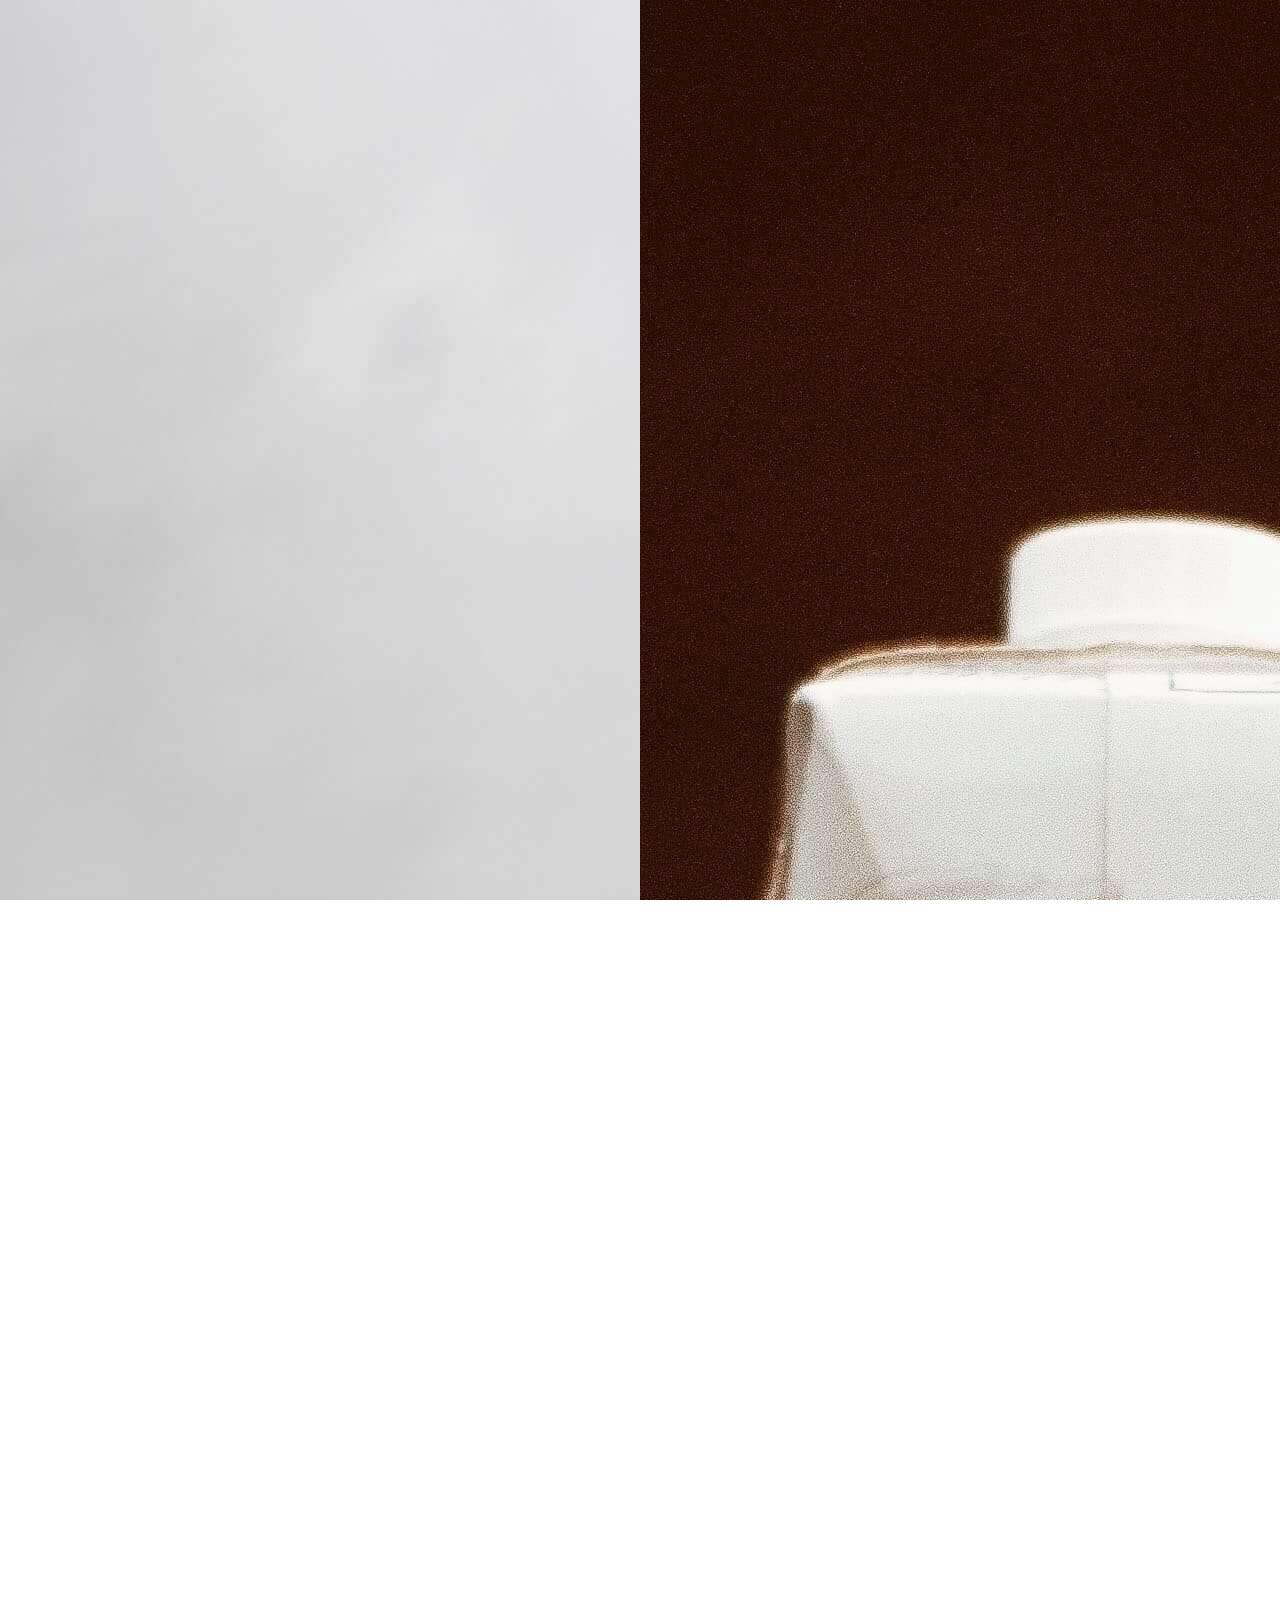
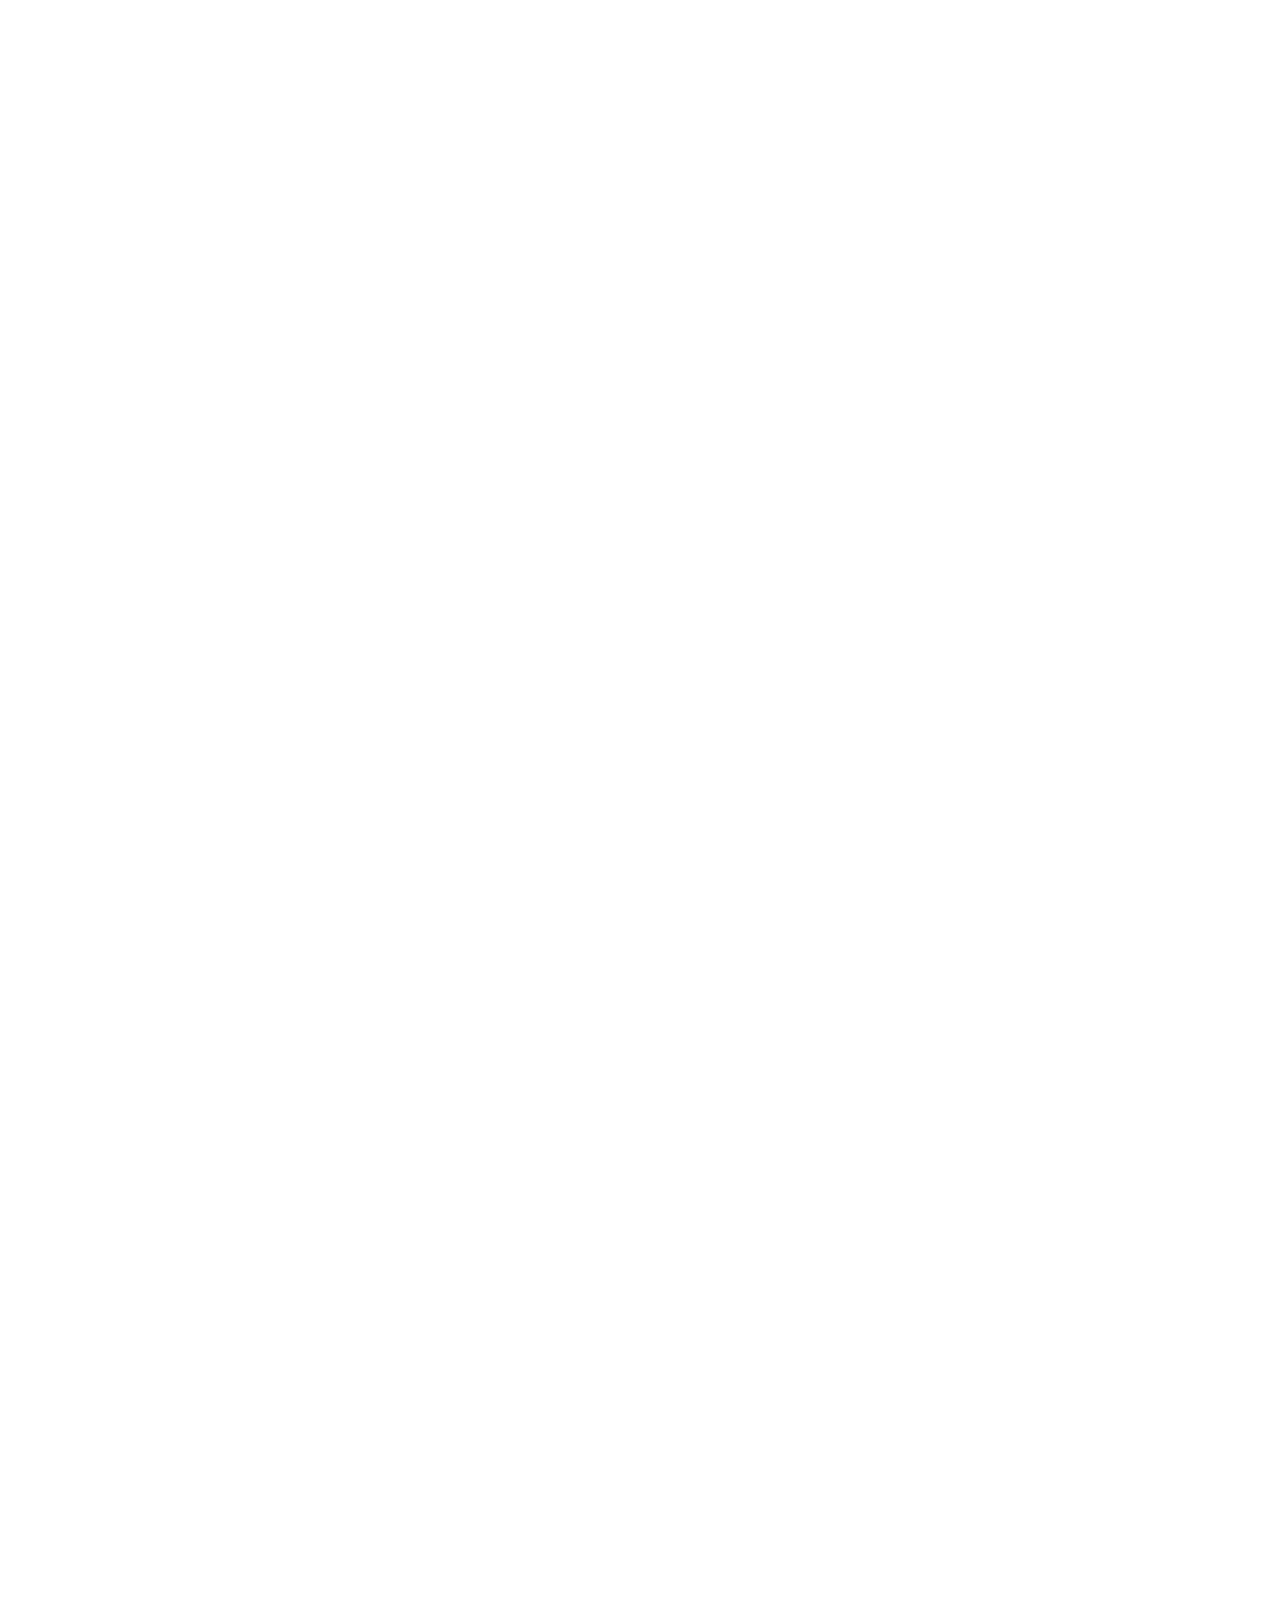
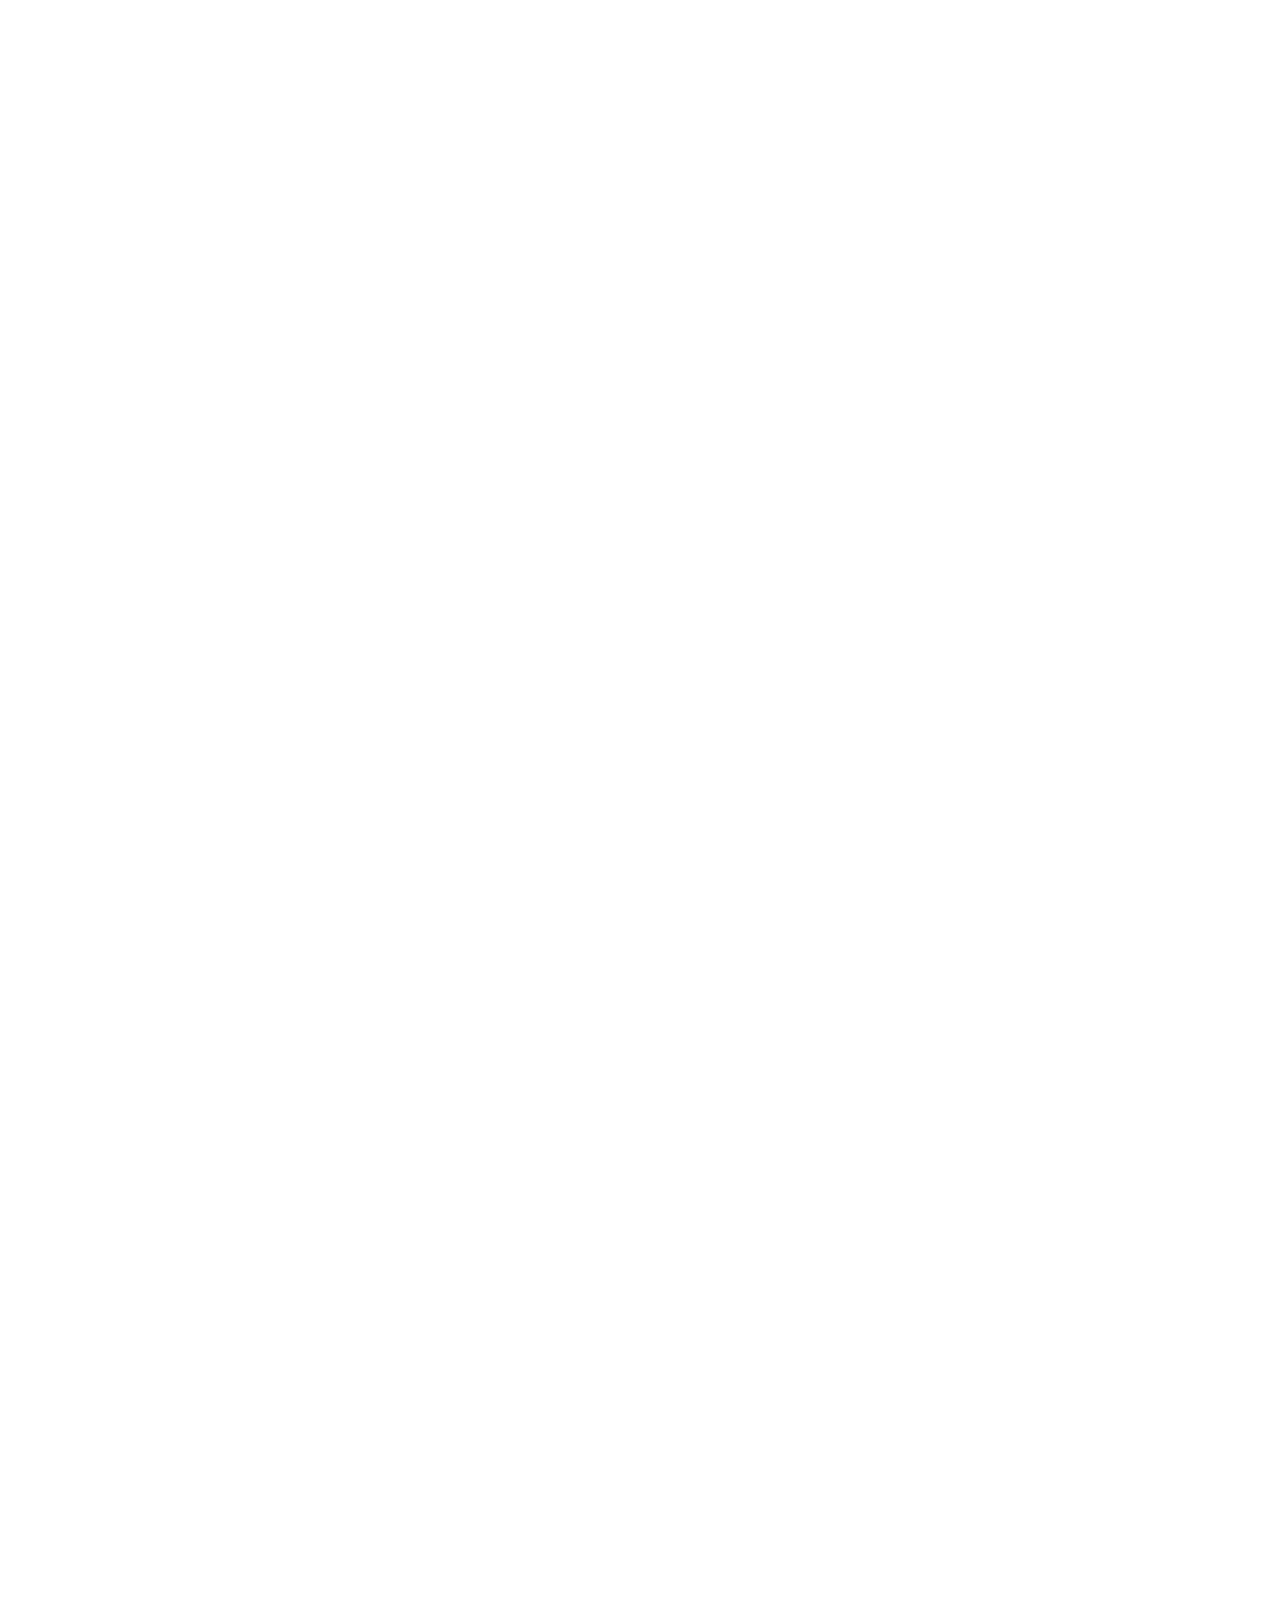
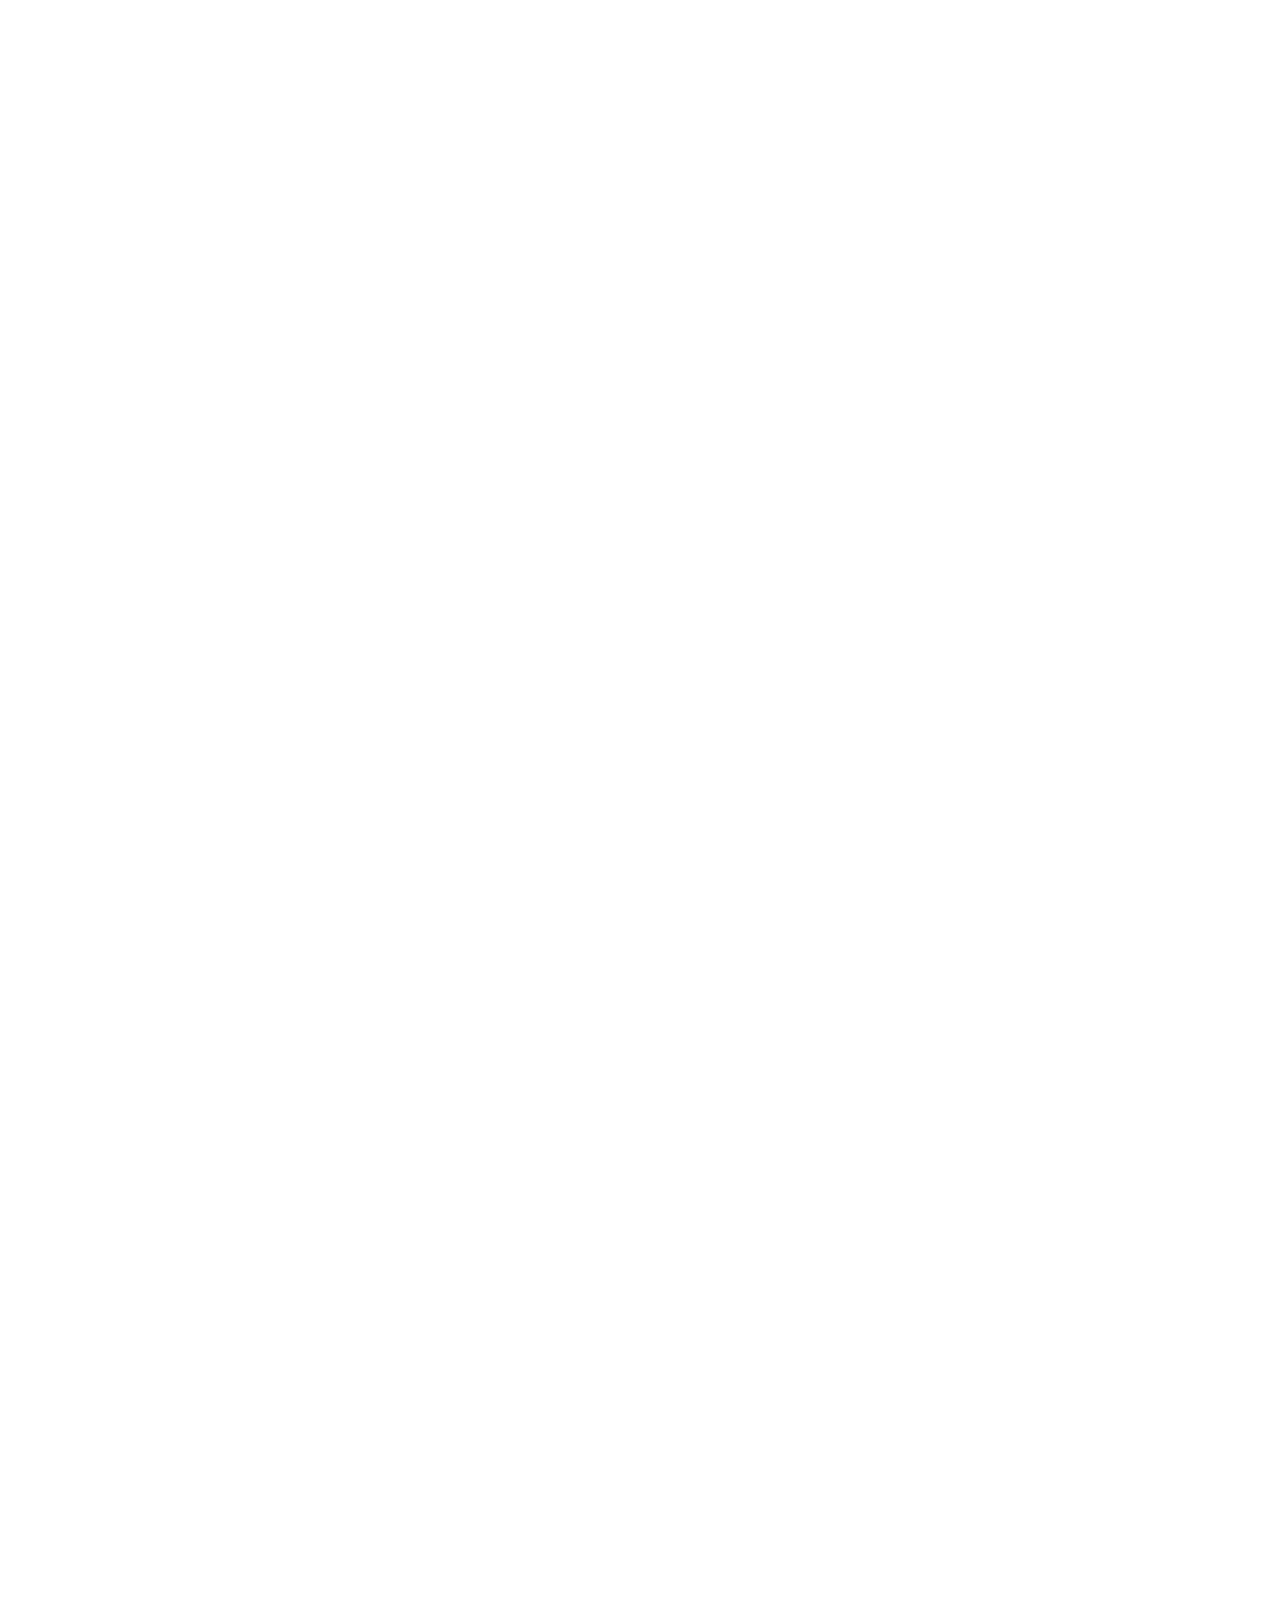
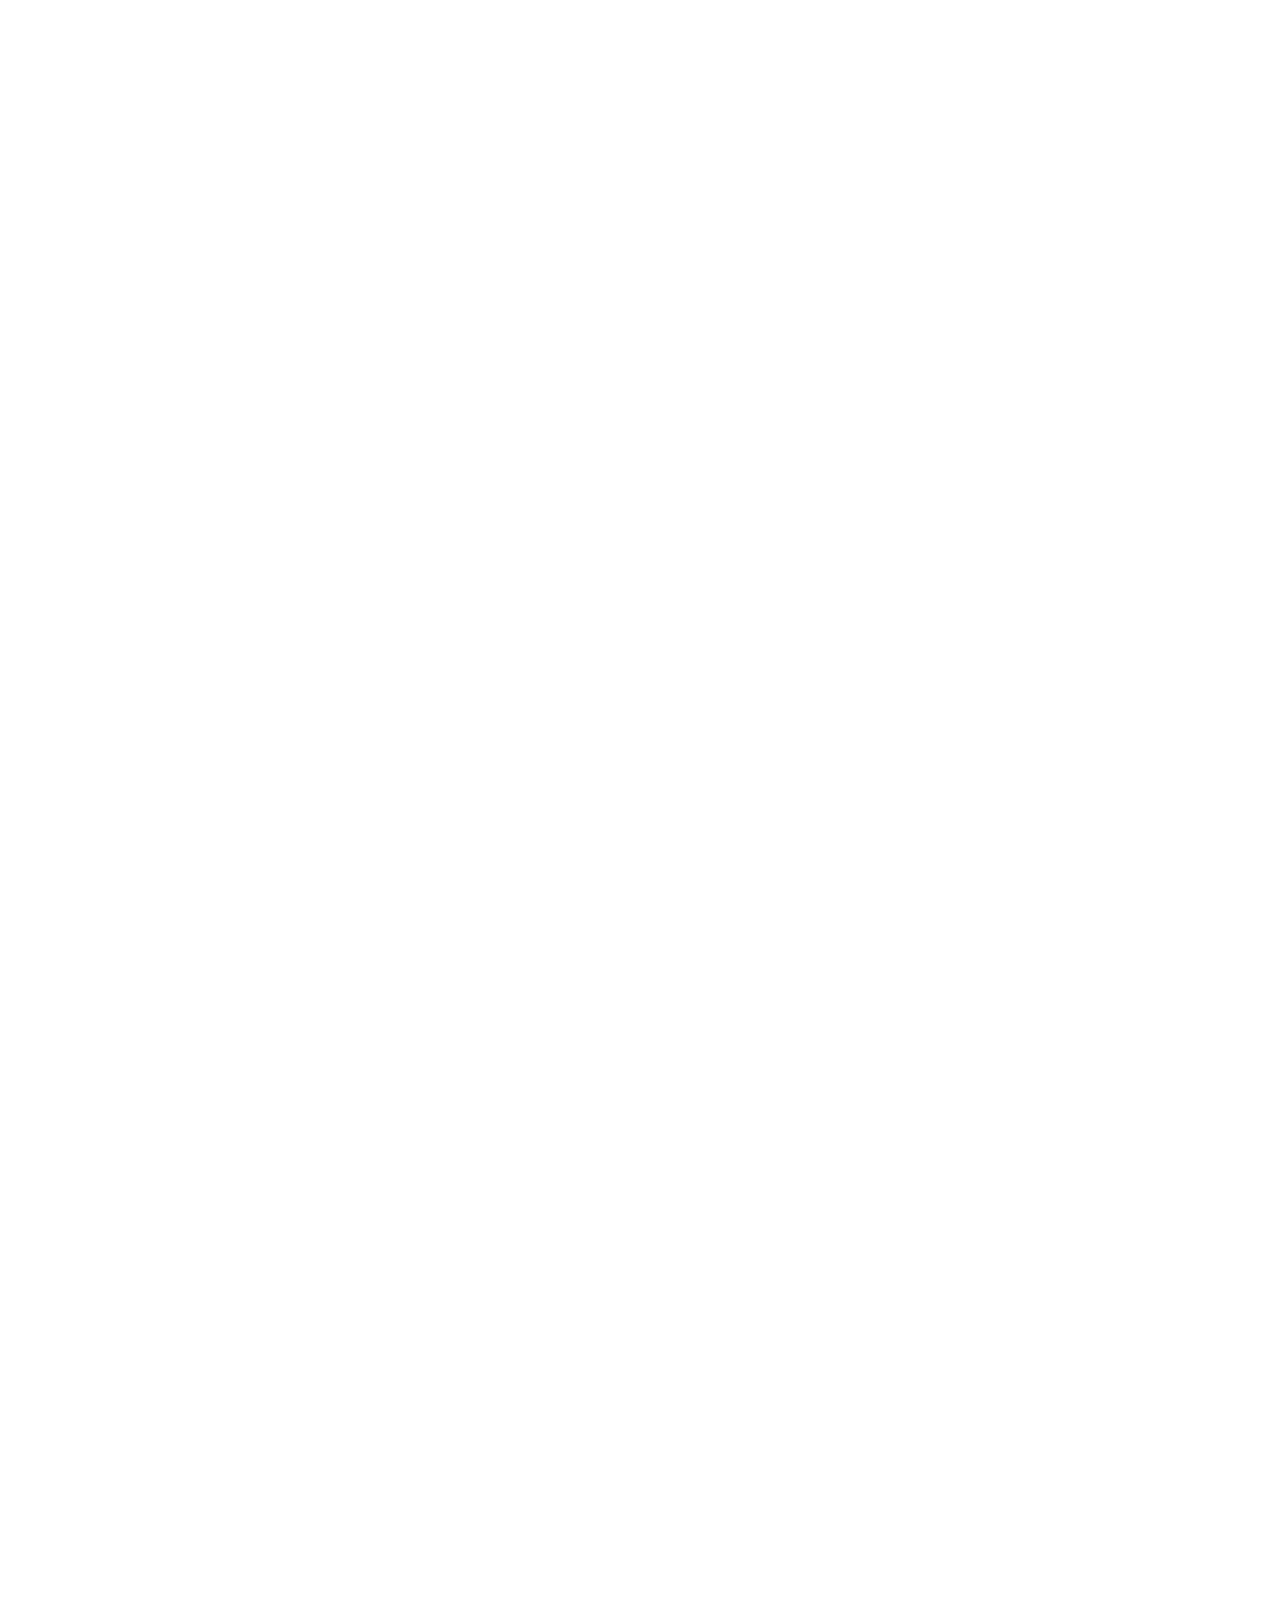
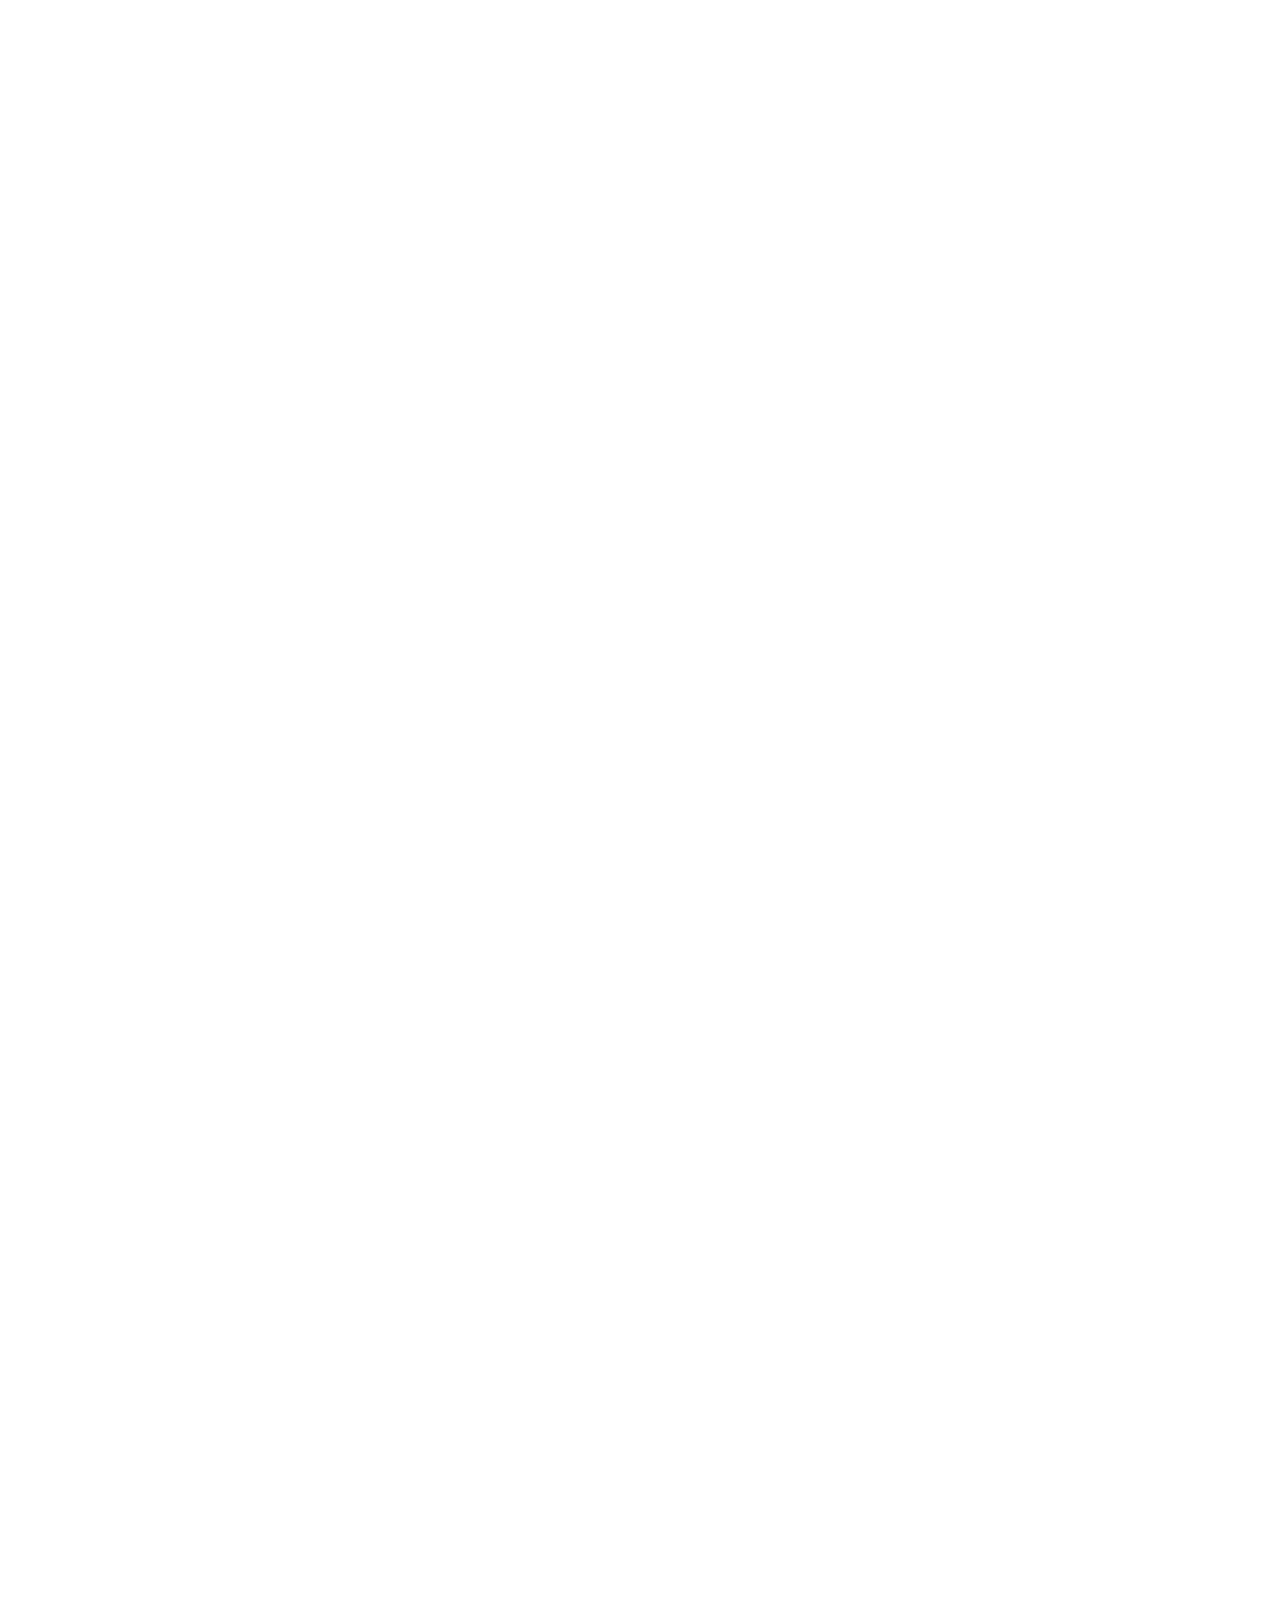
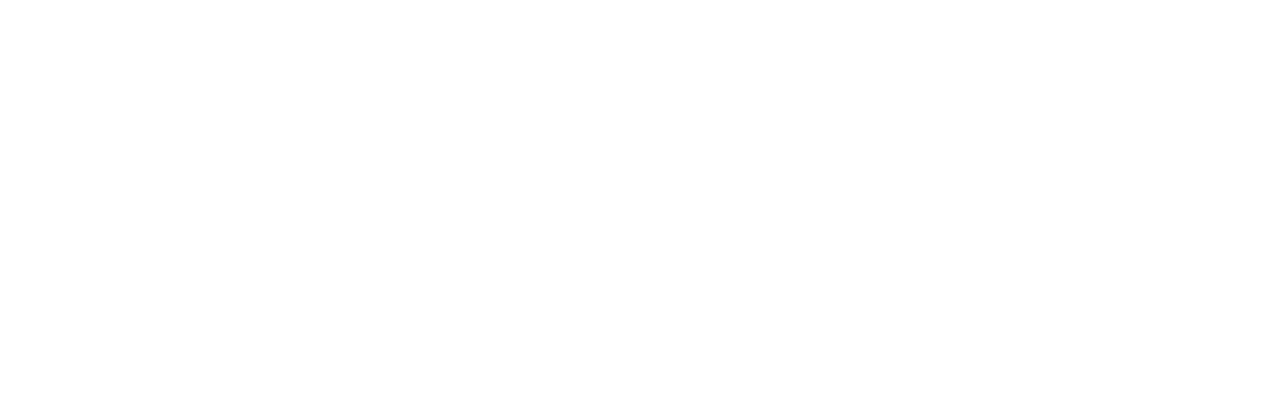
<file: twenty/index.html>
<!DOCTYPE html>
<html lang="en">
<head>
    <meta charset="UTF-8">
    <meta http-equiv="X-UA-Compatible" content="IE=edge">
    <meta name="viewport" content="width=device-width, initial-scale=1.0">
    <!-- <link rel="stylesheet" href="./css/twentytwenty.css" type="text/css" media="screen" /> -->
    <title>Document</title>

    <style>
        *{
            padding: 0;
            margin: 0;
        }
        body .twentytwenty-handle{
            position: absolute;
            top: 0px;
            width: 100%;
            height: 100%;
            border: none;
            left: 0 !important;
            margin: 0;
            box-shadow: none;
        }
        body .twentytwenty-handle span{
            display: none;
        }
        body .twentytwenty-horizontal .twentytwenty-handle:before,
        body .twentytwenty-horizontal .twentytwenty-handle:after {
            display: none;
        }
        body .twentytwenty-container .before ,
        body .twentytwenty-container .after ,
        body .twentytwenty-container img {
            transition: 0.6s ease;
        }
        .after,
        .before{
            position: absolute;
            width: 100%;
            display: block;
            height: 100%;
        }
        #container1{
            height: 100vh;
        }
    </style>
</head>
<body>
    
    <div id="container1">
        <div class="before">
            <img src="../images/pic1.jpg" />
            <img src="../images/pic1.jpg" />
        </div>
        <div class="after">
            <img src="../images/pic2.jpg" />
            <img src="../images/pic2.jpg" />
        </div>
    </div>

    <script src="https://ajax.googleapis.com/ajax/libs/jquery/3.6.0/jquery.min.js "></script>
    <script src="./js/jquery.event.move.js?ver=1.1" type="text/javascript"></script>
    <script src="./js/jquery.twentytwenty.js?ver=1.1" type="text/javascript"></script>

    <script>
        $(document).ready(function() {
        $("#container1").twentytwenty();
        });
    </script>
</body>
</html>
</file>
<file: twenty/css/twentytwenty.css>
.twentytwenty-horizontal .twentytwenty-handle:before, .twentytwenty-horizontal .twentytwenty-handle:after, .twentytwenty-vertical .twentytwenty-handle:before, .twentytwenty-vertical .twentytwenty-handle:after {
    content: " ";
    display: block;
    background: white;
    position: absolute;
    z-index: 30;
    -webkit-box-shadow: 0px 0px 12px rgba(51, 51, 51, 0.5);
    -moz-box-shadow: 0px 0px 12px rgba(51, 51, 51, 0.5);
    box-shadow: 0px 0px 12px rgba(51, 51, 51, 0.5); }
  
  .twentytwenty-horizontal .twentytwenty-handle:before, .twentytwenty-horizontal .twentytwenty-handle:after {
    width: 3px;
    height: 9999px;
    left: 50%;
    margin-left: -1.5px; }
  
  .twentytwenty-vertical .twentytwenty-handle:before, .twentytwenty-vertical .twentytwenty-handle:after {
    width: 9999px;
    height: 3px;
    top: 50%;
    margin-top: -1.5px; }
  
  .twentytwenty-before-label, .twentytwenty-after-label, .twentytwenty-overlay {
    position: absolute;
    top: 0;
    width: 100%;
    height: 100%; }
  
  .twentytwenty-before-label, .twentytwenty-after-label, .twentytwenty-overlay {
    -webkit-transition-duration: 0.5s;
    -moz-transition-duration: 0.5s;
    transition-duration: 0.5s; }
  
  .twentytwenty-before-label, .twentytwenty-after-label {
    -webkit-transition-property: opacity;
    -moz-transition-property: opacity;
    transition-property: opacity; }
  
  .twentytwenty-before-label:before, .twentytwenty-after-label:before {
    color: white;
    font-size: 13px;
    letter-spacing: 0.1em; }
  
  .twentytwenty-before-label:before, .twentytwenty-after-label:before {
    position: absolute;
    background: rgba(255, 255, 255, 0.2);
    line-height: 38px;
    padding: 0 20px;
    -webkit-border-radius: 2px;
    -moz-border-radius: 2px;
    border-radius: 2px; }
  
  .twentytwenty-horizontal .twentytwenty-before-label:before, .twentytwenty-horizontal .twentytwenty-after-label:before {
    top: 50%;
    margin-top: -19px; }
  
  .twentytwenty-vertical .twentytwenty-before-label:before, .twentytwenty-vertical .twentytwenty-after-label:before {
    left: 50%;
    margin-left: -45px;
    text-align: center;
    width: 90px; }
  
  .twentytwenty-left-arrow, .twentytwenty-right-arrow, .twentytwenty-up-arrow, .twentytwenty-down-arrow {
    width: 0;
    height: 0;
    border: 6px inset transparent;
    position: absolute; }
  
  .twentytwenty-left-arrow, .twentytwenty-right-arrow {
    top: 50%;
    margin-top: -6px; }
  
  .twentytwenty-up-arrow, .twentytwenty-down-arrow {
    left: 50%;
    margin-left: -6px; }
  
  .twentytwenty-container {
    -webkit-box-sizing: content-box;
    -moz-box-sizing: content-box;
    box-sizing: content-box;
    z-index: 0;
    overflow: hidden;
    position: relative;
    -webkit-user-select: none;
    -moz-user-select: none;
    -ms-user-select: none; }
    .twentytwenty-container img {
      max-width: 100%;
      position: absolute;
      top: 0;
      display: block; }
    .twentytwenty-container.active .twentytwenty-overlay, .twentytwenty-container.active :hover.twentytwenty-overlay {
      background: rgba(0, 0, 0, 0); }
      .twentytwenty-container.active .twentytwenty-overlay .twentytwenty-before-label,
      .twentytwenty-container.active .twentytwenty-overlay .twentytwenty-after-label, .twentytwenty-container.active :hover.twentytwenty-overlay .twentytwenty-before-label,
      .twentytwenty-container.active :hover.twentytwenty-overlay .twentytwenty-after-label {
        opacity: 0; }
    .twentytwenty-container * {
      -webkit-box-sizing: content-box;
      -moz-box-sizing: content-box;
      box-sizing: content-box; }
  
  .twentytwenty-before-label {
    opacity: 0; }
    .twentytwenty-before-label:before {
      content: attr(data-content); }
  
  .twentytwenty-after-label {
    opacity: 0; }
    .twentytwenty-after-label:before {
      content: attr(data-content); }
  
  .twentytwenty-horizontal .twentytwenty-before-label:before {
    left: 10px; }
  
  .twentytwenty-horizontal .twentytwenty-after-label:before {
    right: 10px; }
  
  .twentytwenty-vertical .twentytwenty-before-label:before {
    top: 10px; }
  
  .twentytwenty-vertical .twentytwenty-after-label:before {
    bottom: 10px; }
  
  .twentytwenty-overlay {
    -webkit-transition-property: background;
    -moz-transition-property: background;
    transition-property: background;
    background: rgba(0, 0, 0, 0);
    z-index: 25; }
    .twentytwenty-overlay:hover {
      background: rgba(0, 0, 0, 0.5); }
      .twentytwenty-overlay:hover .twentytwenty-after-label {
        opacity: 1; }
      .twentytwenty-overlay:hover .twentytwenty-before-label {
        opacity: 1; }
  
  .twentytwenty-before {
    z-index: 20; }
  
  .twentytwenty-after {
    z-index: 10; }
  
  .twentytwenty-handle {
    height: 38px;
    width: 38px;
    position: absolute;
    left: 50%;
    top: 50%;
    margin-left: -22px;
    margin-top: -22px;
    border: 3px solid white;
    -webkit-border-radius: 1000px;
    -moz-border-radius: 1000px;
    border-radius: 1000px;
    -webkit-box-shadow: 0px 0px 12px rgba(51, 51, 51, 0.5);
    -moz-box-shadow: 0px 0px 12px rgba(51, 51, 51, 0.5);
    box-shadow: 0px 0px 12px rgba(51, 51, 51, 0.5);
    z-index: 40;
    cursor: pointer; }
  
  .twentytwenty-horizontal .twentytwenty-handle:before {
    bottom: 50%;
    margin-bottom: 22px;
    -webkit-box-shadow: 0 3px 0 white, 0px 0px 12px rgba(51, 51, 51, 0.5);
    -moz-box-shadow: 0 3px 0 white, 0px 0px 12px rgba(51, 51, 51, 0.5);
    box-shadow: 0 3px 0 white, 0px 0px 12px rgba(51, 51, 51, 0.5); }
  .twentytwenty-horizontal .twentytwenty-handle:after {
    top: 50%;
    margin-top: 22px;
    -webkit-box-shadow: 0 -3px 0 white, 0px 0px 12px rgba(51, 51, 51, 0.5);
    -moz-box-shadow: 0 -3px 0 white, 0px 0px 12px rgba(51, 51, 51, 0.5);
    box-shadow: 0 -3px 0 white, 0px 0px 12px rgba(51, 51, 51, 0.5); }
  
  .twentytwenty-vertical .twentytwenty-handle:before {
    left: 50%;
    margin-left: 22px;
    -webkit-box-shadow: 3px 0 0 white, 0px 0px 12px rgba(51, 51, 51, 0.5);
    -moz-box-shadow: 3px 0 0 white, 0px 0px 12px rgba(51, 51, 51, 0.5);
    box-shadow: 3px 0 0 white, 0px 0px 12px rgba(51, 51, 51, 0.5); }
  .twentytwenty-vertical .twentytwenty-handle:after {
    right: 50%;
    margin-right: 22px;
    -webkit-box-shadow: -3px 0 0 white, 0px 0px 12px rgba(51, 51, 51, 0.5);
    -moz-box-shadow: -3px 0 0 white, 0px 0px 12px rgba(51, 51, 51, 0.5);
    box-shadow: -3px 0 0 white, 0px 0px 12px rgba(51, 51, 51, 0.5); }
  
  .twentytwenty-left-arrow {
    border-right: 6px solid white;
    left: 50%;
    margin-left: -17px; }
  
  .twentytwenty-right-arrow {
    border-left: 6px solid white;
    right: 50%;
    margin-right: -17px; }
  
  .twentytwenty-up-arrow {
    border-bottom: 6px solid white;
    top: 50%;
    margin-top: -17px; }
  
  .twentytwenty-down-arrow {
    border-top: 6px solid white;
    bottom: 50%;
    margin-bottom: -17px; }
</file>
